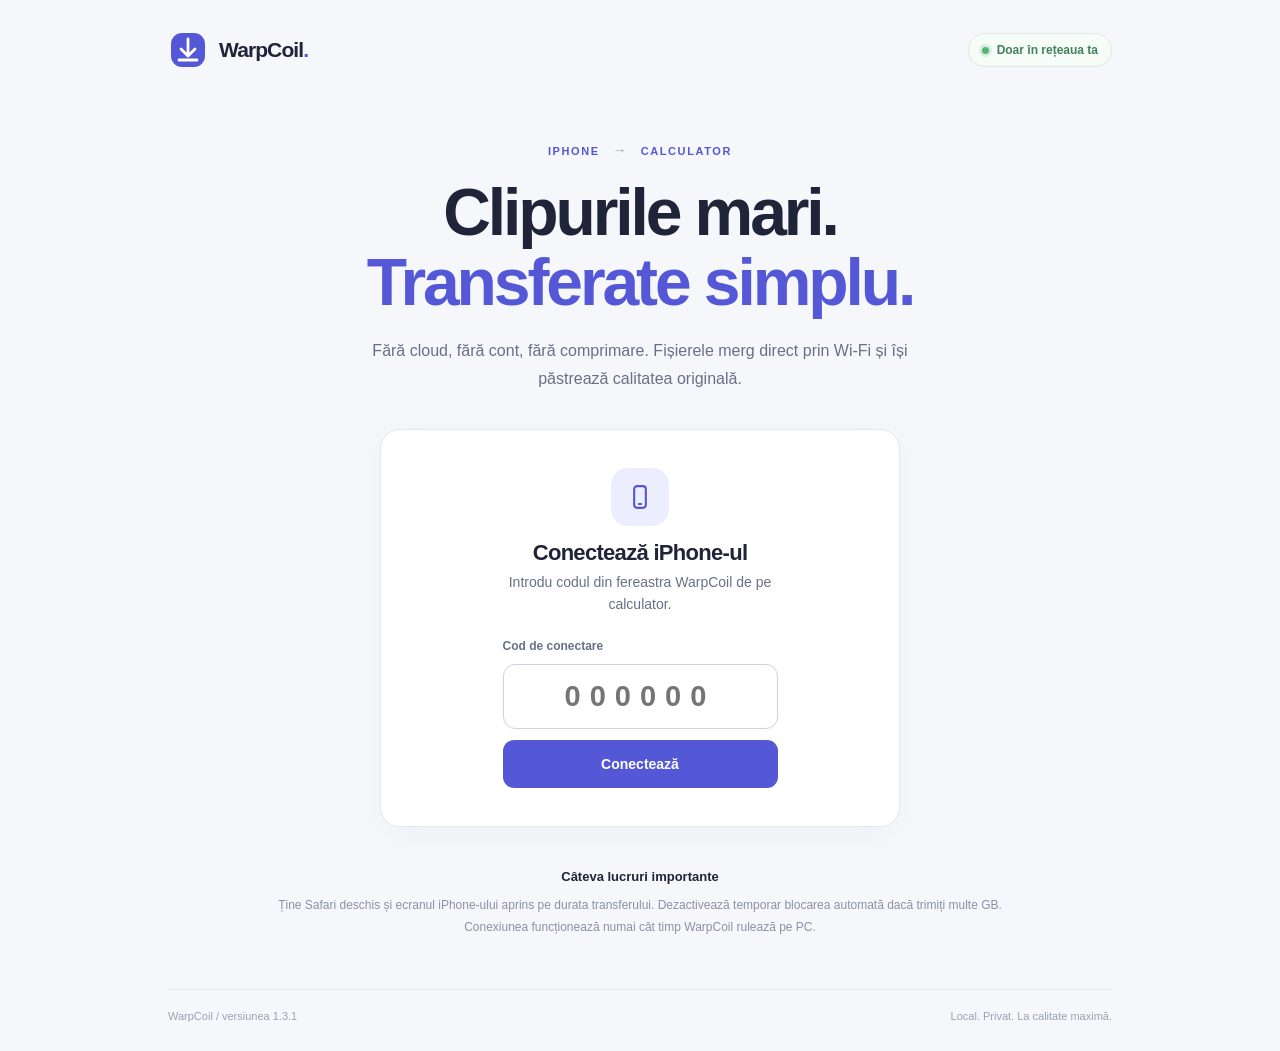
<file: index.html>
<!--
This Source Code Form is subject to the terms of the Mozilla Public
License, v. 2.0. If a copy of the MPL was not distributed with this
file, You can obtain one at https://mozilla.org/MPL/2.0/.
-->
<!doctype html>
<html lang="ro">
<head>
  <meta charset="utf-8">
  <meta name="viewport" content="width=device-width, initial-scale=1, viewport-fit=cover">
  <meta name="theme-color" content="#f5f6f9">
  <title>WarpCoil — transferuri fără cloud</title>
  <link rel="stylesheet" href="/style.css">
</head>
<body>
  <div class="shell">
    <header class="header">
      <a class="brand" href="/" aria-label="WarpCoil">
        <span class="brand-mark" aria-hidden="true">
          <svg viewBox="0 0 40 40" fill="none"><rect x="3" y="3" width="34" height="34" rx="11" fill="currentColor"/><path d="M20 9v17m0 0-7-7m7 7 7-7M11 30h18" stroke="#fff" stroke-width="2.8" stroke-linecap="round" stroke-linejoin="round"/></svg>
        </span>
        <span>WarpCoil<span class="brand-point">.</span></span>
      </a>
      <span class="header-pill"><span class="online-dot"></span> Doar în rețeaua ta</span>
    </header>

    <main>
      <section class="hero">
        <div class="eyebrow">IPHONE <span class="eyebrow-arrow">→</span> CALCULATOR</div>
        <h1>Clipurile mari.<br><span>Transferate simplu.</span></h1>
        <p>Fără cloud, fără cont, fără comprimare. Fișierele merg direct prin Wi-Fi și își păstrează calitatea originală.</p>
      </section>

      <section id="pair-panel" class="panel pair-panel" hidden>
        <div class="panel-icon"><svg viewBox="0 0 24 24" fill="none" stroke="currentColor" stroke-width="1.8"><rect x="7" y="2.7" width="10" height="18.6" rx="2.6"/><path d="M11 18h2" stroke-linecap="round"/></svg></div>
        <h2>Conectează iPhone-ul</h2>
        <p>Introdu codul din fereastra WarpCoil de pe calculator.</p>
        <form id="pair-form" class="pair-form">
          <label for="pin">Cod de conectare</label>
          <input id="pin" type="text" inputmode="numeric" pattern="[0-9]{6}" maxlength="6" placeholder="000000" autocomplete="one-time-code" required>
          <button type="submit" class="button button-primary" id="pair-button">Conectează</button>
        </form>
        <p id="pair-error" class="error" role="alert" hidden></p>
      </section>

      <section id="main-panel" hidden>
        <div id="pc-panel" class="connect-card" hidden>
          <div class="connect-copy">
            <div class="step-tag">01 / CONECTARE</div>
            <h2>Deschide pe iPhone</h2>
            <p>Conectează iPhone-ul și calculatorul la același Wi-Fi, apoi introdu adresa în Safari.</p>
            <div class="address-line"><code id="lan-url">Se încarcă...</code><button type="button" id="copy-url" aria-label="Copiază adresa" title="Copiază adresa">Copiază</button></div>
          </div>
          <div class="pin-card">
            <span>COD DE CONECTARE</span>
            <strong id="pc-pin">······</strong>
            <small>Îl introduci pe iPhone</small>
          </div>
        </div>

        <section class="upload-card">
          <div class="upload-head">
            <div><div class="step-tag"><span id="upload-step">02 / TRANSFER</span></div><h2>Trimite fișiere</h2><p>Alege filmările originale din Poze sau Fișiere.</p></div>
            <span class="no-limit">Fără limită artificială</span>
          </div>
          <div id="dropzone" class="dropzone" tabindex="0" role="button" aria-label="Alege fișiere pentru transfer">
            <div class="drop-illustration">
              <svg viewBox="0 0 84 72" fill="none" aria-hidden="true"><rect x="13" y="11" width="47" height="49" rx="8" stroke="currentColor" stroke-width="2"/><path d="M24 26h25M24 35h16" stroke="currentColor" stroke-width="2" stroke-linecap="round"/><rect x="48" y="33" width="24" height="24" rx="7" fill="#e4e9ff" stroke="#6065d8" stroke-width="2"/><path d="M60 38v13m-5-5 5 5 5-5" stroke="#6065d8" stroke-width="2" stroke-linecap="round" stroke-linejoin="round"/></svg>
            </div>
            <strong>Atinge aici pentru a alege fișiere</strong>
            <span>Video MOV, MP4, ProRes și orice alte fișiere</span>
            <span class="choose-cta">Alege fișiere <span aria-hidden="true">↗</span></span>
            <input id="file-input" type="file" multiple aria-label="Alege fișiere" hidden>
          </div>
          <div class="upload-foot"><span>↗ Transfer direct, pe bucăți</span><span>♢ Calitate originală</span><span>↻ Reluare după întrerupere</span></div>
        </section>

        <section id="queue-panel" class="queue-panel" hidden>
          <div class="queue-heading"><h2>Transferuri</h2><button type="button" class="text-button" id="pause-button" hidden>Pauză</button></div>
          <div id="queue" class="queue"></div>
          <p class="queue-note">Dacă închizi pagina înainte de finalizare, alege din nou aceleași fișiere pentru a continua de unde a rămas.</p>
        </section>

        <section id="diagnostics" class="diagnostics-card">
          <div class="diagnostics-top">
            <div>
              <div class="step-tag">03 / DIAGNOSTIC</div>
              <h2>Test de viteză local</h2>
              <p>Măsoară legătura iPhone–PC, fără internet și fără să citească videoclipul.</p>
            </div>
            <button type="button" class="button button-secondary" id="speed-test">Testează rețeaua</button>
          </div>
          <div id="speed-result" class="diag-result" role="status" aria-live="polite">Nu ai rulat încă testul.</div>
          <div class="diagnostics-bottom">
            <strong>Jurnal transfer</strong>
            <button type="button" class="text-button" id="copy-diagnostics">Copiază diagnosticul</button>
          </div>
          <pre id="diagnostic-log" class="diagnostic-log">Aici vor apărea timpii pentru citirea din telefon, trimiterea prin rețea și scrierea pe disc.</pre>
          <p class="diag-help">Dacă transferul este lent, trimite-ne rezultatul testului și jurnalul. Nu conține filmele sau codul de conectare.</p>
        </section>

        <div class="save-card"><span class="save-symbol" aria-hidden="true">✓</span><div><strong>Destinație pe calculator</strong><p id="save-folder">Se încarcă...</p><span id="free-space" class="muted"></span></div></div>
      </section>

      <div class="help"><strong>Câteva lucruri importante</strong><p>Ține Safari deschis și ecranul iPhone-ului aprins pe durata transferului. Dezactivează temporar blocarea automată dacă trimiți multe GB. Conexiunea funcționează numai cât timp WarpCoil rulează pe PC.</p></div>
    </main>

    <footer><span>WarpCoil / versiunea 1.3.1</span><span>Local. Privat. La calitate maximă.</span></footer>
  </div>
  <script>/*__BOOT__*/</script>
  <script src="/app.js" defer></script>
</body>
</html>
</file>
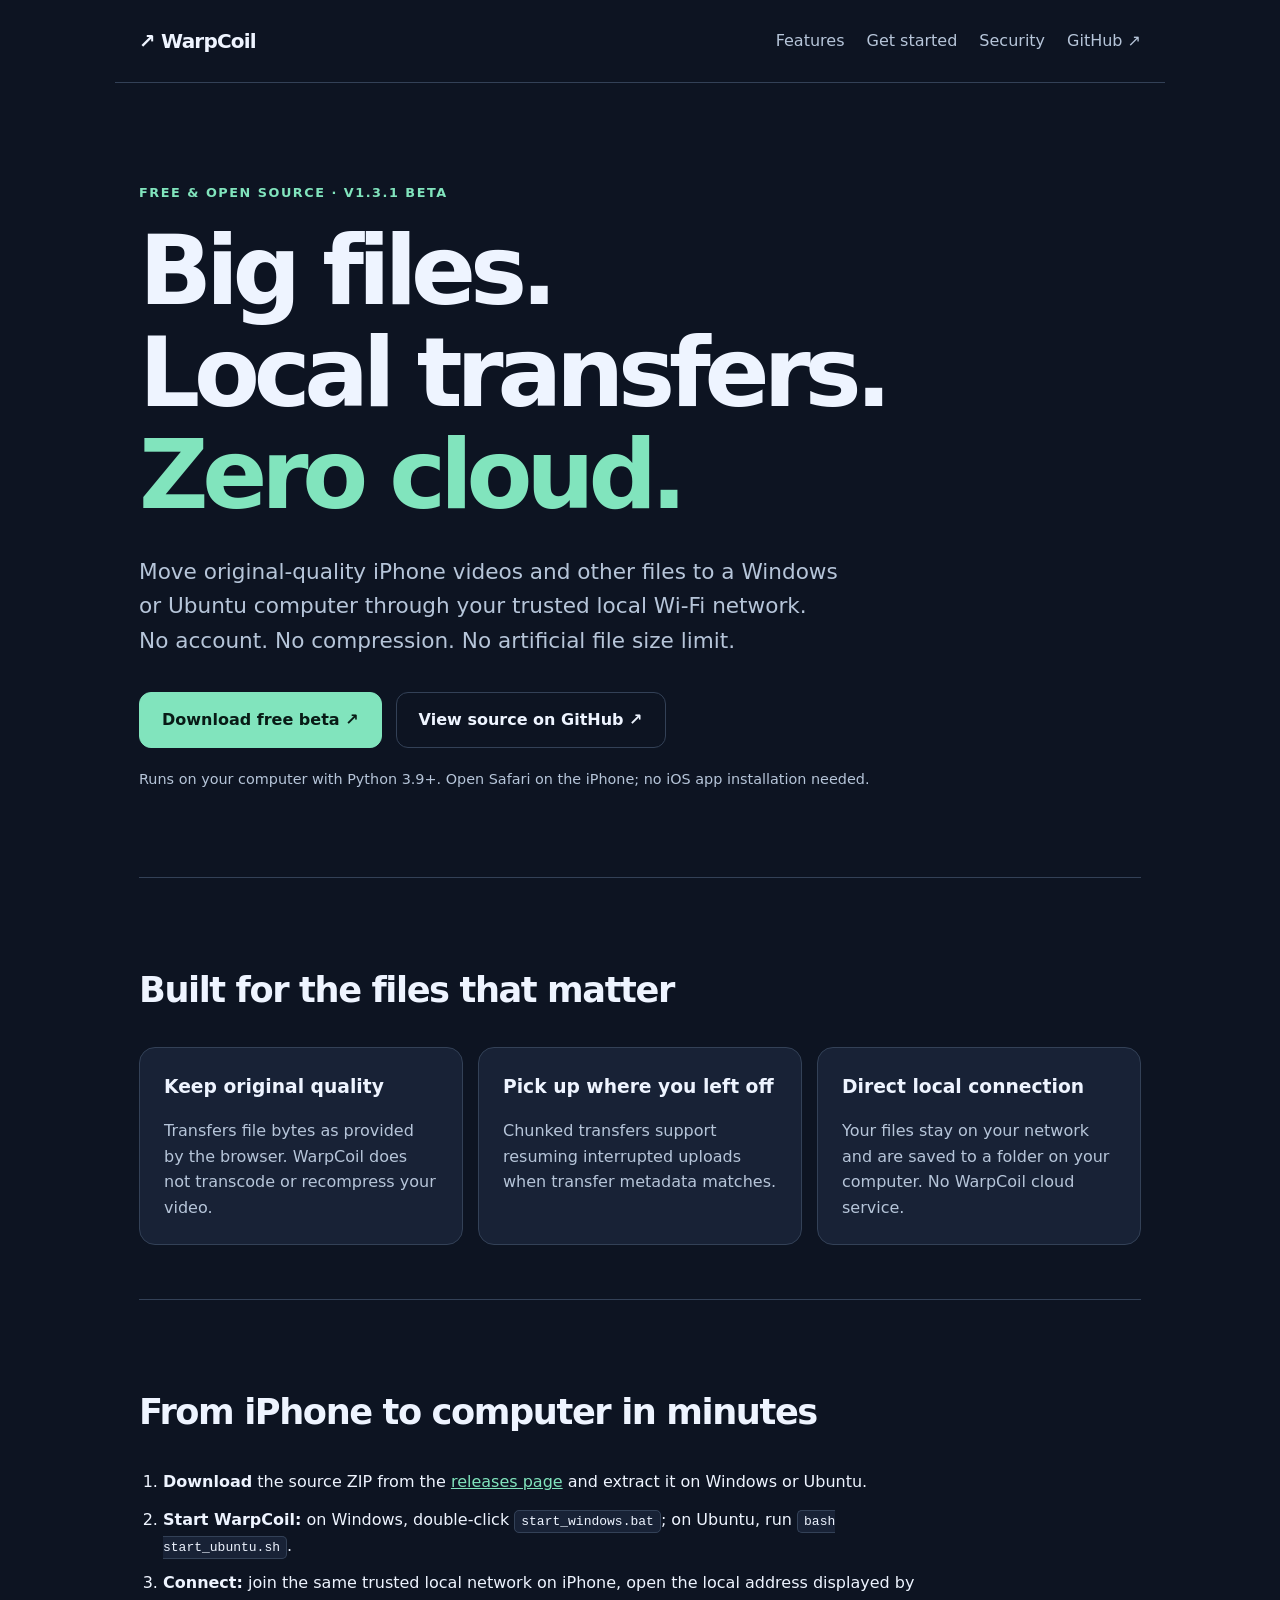
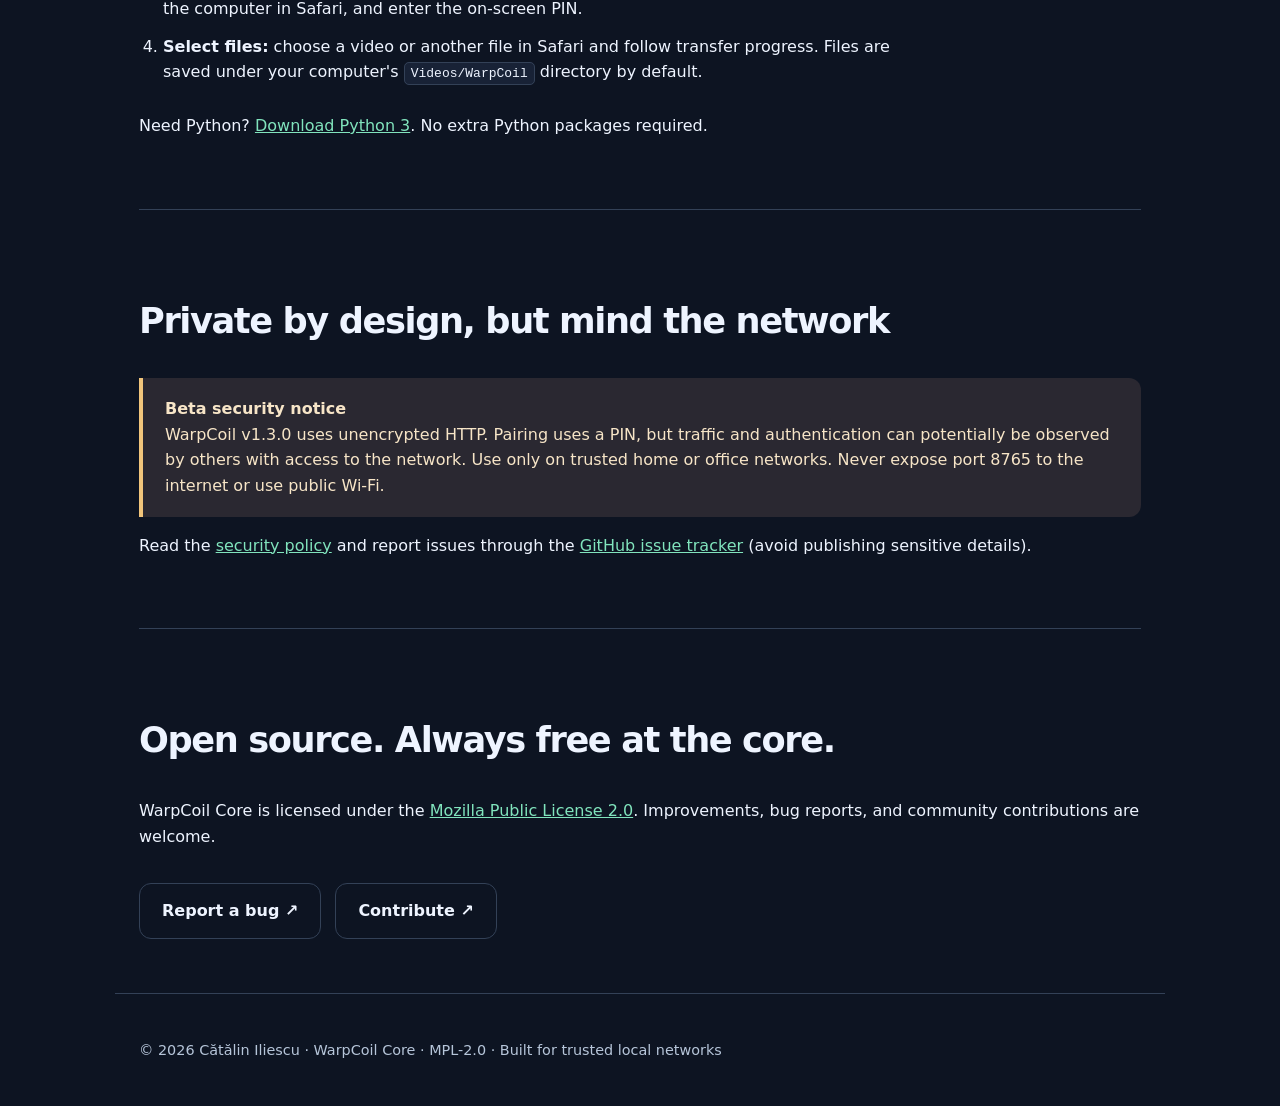
<file: docs/index.html>
<!doctype html>
<html lang="en">
<head>
<meta charset="utf-8">
<meta name="viewport" content="width=device-width, initial-scale=1">
<meta name="description" content="WarpCoil is a free, open-source way to transfer large original-quality files from iPhone to Windows or Ubuntu over your local network.">
<meta name="theme-color" content="#101826">
<title>WarpCoil — Big files. Local transfers. Zero cloud.</title>
<style>
:root{color-scheme:dark;--bg:#0d1422;--surface:#182236;--ink:#eef4ff;--muted:#b6c5d9;--accent:#81e4bd;--border:#334157}
*{box-sizing:border-box}html{scroll-behavior:smooth}body{margin:0;font-family:system-ui,-apple-system,Segoe UI,Roboto,Arial,sans-serif;color:var(--ink);background:var(--bg);line-height:1.6}a{color:var(--accent)}a:focus-visible{outline:3px solid var(--accent);outline-offset:4px}header,main,footer{max-width:1050px;margin:auto;padding-inline:24px}header{display:flex;justify-content:space-between;align-items:center;padding-block:25px;border-bottom:1px solid var(--border)}.brand{font-size:1.25rem;font-weight:800;letter-spacing:-.04em;text-decoration:none;color:var(--ink)}nav{display:flex;gap:22px}nav a{text-decoration:none;color:var(--muted)}nav a:hover{color:var(--ink)}.hero{padding:100px 0 72px}.eyebrow{color:var(--accent);font-weight:750;letter-spacing:.12em;font-size:.8rem;text-transform:uppercase}h1{font-size:clamp(3rem,8vw,6rem);line-height:1.06;letter-spacing:-.065em;margin:18px 0 28px}h1 span{color:var(--accent)}.lead{color:var(--muted);font-size:clamp(1.1rem,2.1vw,1.35rem);max-width:700px}.actions{display:flex;gap:14px;flex-wrap:wrap;margin-top:34px}.btn{display:inline-block;border:1px solid var(--border);border-radius:12px;padding:14px 22px;text-decoration:none;font-weight:750;color:var(--ink)}.btn.primary{color:#081b16;background:var(--accent);border-color:var(--accent)}.btn:hover{filter:brightness(1.08)}.note{font-size:.9rem;color:var(--muted);margin-top:20px}section{padding:54px 0;border-top:1px solid var(--border)}h2{font-size:clamp(1.6rem,3vw,2.2rem);letter-spacing:-.04em}h3{margin:0 0 12px}.cards{display:grid;grid-template-columns:repeat(3,1fr);gap:15px;margin-top:25px}.card{background:var(--surface);padding:24px;border:1px solid var(--border);border-radius:16px}.card p{margin-bottom:0;color:var(--muted)}ol{padding-left:24px;max-width:780px}li{padding-bottom:12px}code{background:var(--surface);border:1px solid var(--border);padding:3px 6px;border-radius:5px;overflow-wrap:anywhere}pre{background:var(--surface);padding:18px;overflow:auto;border-radius:12px;border:1px solid var(--border)}pre code{border:0;padding:0}.warning{border-left:4px solid #f1c57b;background:#2a2831;padding:18px 22px;border-radius:0 12px 12px 0;color:#f7e5c7}.warning strong{display:block}footer{padding-block:45px;color:var(--muted);font-size:.9rem;border-top:1px solid var(--border)}@media(max-width:700px){header{align-items:flex-start;gap:16px;flex-direction:column}nav{gap:16px;flex-wrap:wrap}.hero{padding:70px 0 45px}.cards{grid-template-columns:1fr}.card{padding:20px}}
</style>
</head>
<body>
<header><a class="brand" href="#top">↗ WarpCoil</a><nav aria-label="Main navigation"><a href="#features">Features</a><a href="#setup">Get started</a><a href="#security">Security</a><a href="https://github.com/cataliniliescualex/warpcoil">GitHub ↗</a></nav></header>
<main id="top">
<div class="hero"><div class="eyebrow">Free &amp; open source · v1.3.1 beta</div><h1>Big files.<br>Local transfers.<br><span>Zero cloud.</span></h1><p class="lead">Move original-quality iPhone videos and other files to a Windows or Ubuntu computer through your trusted local Wi-Fi network. No account. No compression. No artificial file size limit.</p><div class="actions"><a class="btn primary" href="https://github.com/cataliniliescualex/warpcoil/releases">Download free beta ↗</a><a class="btn" href="https://github.com/cataliniliescualex/warpcoil">View source on GitHub ↗</a></div><p class="note">Runs on your computer with Python 3.9+. Open Safari on the iPhone; no iOS app installation needed.</p></div>
<section id="features"><h2>Built for the files that matter</h2><div class="cards"><div class="card"><h3>Keep original quality</h3><p>Transfers file bytes as provided by the browser. WarpCoil does not transcode or recompress your video.</p></div><div class="card"><h3>Pick up where you left off</h3><p>Chunked transfers support resuming interrupted uploads when transfer metadata matches.</p></div><div class="card"><h3>Direct local connection</h3><p>Your files stay on your network and are saved to a folder on your computer. No WarpCoil cloud service.</p></div></div></section>
<section id="setup"><h2>From iPhone to computer in minutes</h2><ol><li><strong>Download</strong> the source ZIP from the <a href="https://github.com/cataliniliescualex/warpcoil/releases">releases page</a> and extract it on Windows or Ubuntu.</li><li><strong>Start WarpCoil:</strong> on Windows, double-click <code>start_windows.bat</code>; on Ubuntu, run <code>bash start_ubuntu.sh</code>.</li><li><strong>Connect:</strong> join the same trusted local network on iPhone, open the local address displayed by the computer in Safari, and enter the on-screen PIN.</li><li><strong>Select files:</strong> choose a video or another file in Safari and follow transfer progress. Files are saved under your computer's <code>Videos/WarpCoil</code> directory by default.</li></ol><p>Need Python? <a href="https://www.python.org/downloads/">Download Python 3</a>. No extra Python packages required.</p></section>
<section id="security"><h2>Private by design, but mind the network</h2><div class="warning"><strong>Beta security notice</strong>WarpCoil v1.3.0 uses unencrypted HTTP. Pairing uses a PIN, but traffic and authentication can potentially be observed by others with access to the network. Use only on trusted home or office networks. Never expose port 8765 to the internet or use public Wi-Fi.</div><p>Read the <a href="https://github.com/cataliniliescualex/warpcoil/blob/main/SECURITY.md">security policy</a> and report issues through the <a href="https://github.com/cataliniliescualex/warpcoil/issues">GitHub issue tracker</a> (avoid publishing sensitive details).</p></section>
<section><h2>Open source. Always free at the core.</h2><p>WarpCoil Core is licensed under the <a href="https://github.com/cataliniliescualex/warpcoil/blob/main/LICENSE">Mozilla Public License 2.0</a>. Improvements, bug reports, and community contributions are welcome.</p><div class="actions"><a class="btn" href="https://github.com/cataliniliescualex/warpcoil/issues">Report a bug ↗</a><a class="btn" href="https://github.com/cataliniliescualex/warpcoil/blob/main/CONTRIBUTING.md">Contribute ↗</a></div></section>
</main><footer>© 2026 Cătălin Iliescu · WarpCoil Core · MPL-2.0 · Built for trusted local networks</footer>
</body></html>
</file>
<file: style.css>
/*
This Source Code Form is subject to the terms of the Mozilla Public
License, v. 2.0. If a copy of the MPL was not distributed with this
file, You can obtain one at https://mozilla.org/MPL/2.0/.
*/

:root{--ink:#202438;--muted:#687087;--blue:#5458d6;--blueDark:#4247b8;--soft:#eef0ff;--border:#e5e7ee;--white:#fff;--bg:#f6f7fb}
*{box-sizing:border-box}
html{scroll-behavior:smooth}
body{margin:0;background:var(--bg);color:var(--ink);font-family:ui-sans-serif,-apple-system,BlinkMacSystemFont,"Segoe UI",Arial,sans-serif;-webkit-font-smoothing:antialiased}
button,input{font:inherit}
button{cursor:pointer}
.shell{max-width:1000px;padding:0 28px;margin:0 auto}
.header{display:flex;align-items:center;justify-content:space-between;padding:30px 0 22px}
.brand{display:flex;gap:11px;align-items:center;color:var(--ink);text-decoration:none;font-size:21px;font-weight:800;letter-spacing:-.9px}
.brand-mark{display:inline-flex;width:40px;height:40px;color:var(--blue)}.brand-mark svg{width:100%}
.brand-point{color:var(--blue)}
.header-pill{display:flex;align-items:center;gap:8px;border:1px solid #dfe9e1;color:#42805b;background:#f6fcf7;border-radius:99px;font-size:12px;font-weight:650;padding:9px 13px}
.online-dot{width:7px;height:7px;background:#53b477;border-radius:50%;box-shadow:0 0 0 3px #d8efdf}
.hero{text-align:center;padding:50px 0 36px}
.eyebrow,.step-tag{font-size:11px;letter-spacing:1.6px;font-weight:800;color:var(--blue)}
.eyebrow-arrow{margin:0 8px;color:#9a9fbb;font-size:14px}
h1{font-size:clamp(39px,6.7vw,66px);line-height:1.06;letter-spacing:-3.1px;margin:20px auto 19px;font-weight:780}
h1 span{color:var(--blue)}
.hero p{font-size:16px;line-height:1.75;max-width:550px;margin:0 auto;color:var(--muted)}
h2{font-size:22px;letter-spacing:-.7px;margin:9px 0 10px}
p{line-height:1.6}
.connect-card,.upload-card,.pair-panel,.save-card,.queue-panel{background:var(--white);border:1px solid var(--border);box-shadow:0 8px 34px #22284a08;border-radius:20px}
.connect-card{display:flex;justify-content:space-between;gap:28px;align-items:center;padding:30px 32px;margin-bottom:22px}
.connect-copy{min-width:0;flex:1}
.connect-copy p,.upload-head p{color:var(--muted);font-size:14px;margin:0 0 17px;max-width:410px}
.address-line{display:flex;gap:8px;align-items:center;max-width:460px}
.address-line code{font-family:ui-monospace,SFMono-Regular,Consolas,monospace;min-width:0;overflow-wrap:anywhere;font-size:16px;color:#464bbb;background:#f0f1ff;border-radius:9px;padding:12px 14px;flex:1}
.address-line button{background:transparent;color:var(--blue);font-size:12px;border:1px solid #dadcf5;padding:12px;border-radius:9px;font-weight:800}
.pin-card{background:#eef0ff;text-align:center;padding:25px 28px;border-radius:15px;min-width:213px;display:flex;flex-direction:column;align-items:center}
.pin-card span{font-size:10px;font-weight:800;letter-spacing:1.6px;color:#6f75b5}
.pin-card strong{font-size:38px;letter-spacing:5px;margin:13px 0 7px;color:#4e52b9;font-variant-numeric:tabular-nums}
.pin-card small{color:#8386ad;font-size:11px}
.upload-card{padding:29px 31px}
.upload-head{display:flex;align-items:flex-start;justify-content:space-between;gap:16px}
.upload-head p{margin-bottom:24px}
.no-limit{color:#408367;background:#f0faf4;font-size:11px;font-weight:750;padding:9px 11px;border-radius:99px;white-space:nowrap}
.dropzone{border:2px dashed #d8dbef;background:#fbfbff;border-radius:14px;min-height:276px;display:flex;flex-direction:column;align-items:center;justify-content:center;gap:9px;outline:none;transition:background .15s,border-color .15s;padding:24px;text-align:center}
.dropzone:hover,.dropzone:focus-visible,.dropzone.dragover{border-color:#777bdf;background:#f3f4ff}
.drop-illustration{width:83px;color:#6c72bd;margin-bottom:1px}.drop-illustration svg{width:100%}
.dropzone strong{font-size:16px;letter-spacing:-.2px}
.dropzone>span{color:var(--muted);font-size:12px}
.dropzone .choose-cta{display:inline-flex;gap:14px;align-items:center;margin-top:11px;border-radius:10px;padding:12px 20px;background:var(--blue);color:#fff;font-size:13px;font-weight:800;box-shadow:0 4px 12px #5458d629}
.upload-foot{display:flex;gap:22px;justify-content:center;flex-wrap:wrap;padding:20px 5px 0;color:#8c93a7;font-size:11px}
.save-card{display:flex;gap:14px;padding:19px 22px;margin-top:22px;align-items:flex-start}
.save-symbol{width:32px;height:32px;border-radius:9px;background:#e8f7ed;color:#2e9a58;display:grid;place-items:center;font-weight:900;flex:none}
.save-card strong{font-size:13px}.save-card p{font-size:13px;color:#515972;margin:4px 0;overflow-wrap:anywhere}.muted{color:#9298a8;font-size:11px}
.pair-panel{text-align:center;max-width:520px;margin:0 auto 22px;padding:38px 40px}
.panel-icon{width:58px;height:58px;display:grid;place-items:center;background:#ecedff;border-radius:17px;color:var(--blue);margin:0 auto 14px}
.panel-icon svg{width:28px}
.pair-panel h2{margin:14px 0 4px}.pair-panel>p{font-size:14px;color:var(--muted);margin:5px auto 23px;max-width:310px}
.pair-form{display:flex;flex-direction:column;align-items:stretch;gap:11px;max-width:275px;margin:0 auto}
.pair-form label{text-align:left;font-size:12px;font-weight:750;color:var(--muted)}
.pair-form input{width:100%;letter-spacing:9px;text-align:center;font-size:29px;font-weight:760;padding:15px 6px;border-radius:12px;border:1px solid #cfd2e5;outline:none;color:var(--ink);font-variant-numeric:tabular-nums}
.pair-form input:focus{border-color:var(--blue);box-shadow:0 0 0 3px #5b5fd61c}
.button{border:0;border-radius:11px;padding:16px 20px;font-size:14px;font-weight:800}.button-primary{color:#fff;background:var(--blue)}.button-primary:hover{background:var(--blueDark)}.button:disabled{opacity:.55;cursor:default}
.error{color:#b93547!important;font-size:12px!important}
.queue-panel{padding:25px 28px;margin-top:22px}
.queue-heading{display:flex;align-items:center;justify-content:space-between}.queue-heading h2{margin:0 0 18px}
.text-button{color:var(--blue);background:#f0f1ff;border:0;border-radius:9px;padding:9px 15px;font-size:12px;font-weight:800}
.queue{display:flex;flex-direction:column;gap:12px}
.file-row{border:1px solid #e7e8f0;border-radius:12px;padding:14px 16px}
.file-top{display:flex;align-items:center;gap:10px}.file-icon{width:34px;height:34px;background:#eceeff;border-radius:9px;color:var(--blue);display:grid;place-items:center;font-weight:800;font-size:12px;flex:none}
.file-identity{flex:1;min-width:0}.file-identity strong{display:block;font-size:13px;overflow:hidden;text-overflow:ellipsis;white-space:nowrap}.file-identity small{color:#8a90a2;font-size:11px}
.file-status{color:#6b718c;font-size:11px;font-weight:700;white-space:nowrap}
.progress-track{height:6px;border-radius:99px;background:#edeef5;overflow:hidden;margin-top:13px}.progress-fill{height:100%;width:0%;border-radius:99px;background:var(--blue);transition:width .15s}
.file-row.completed .progress-fill{background:#4db880}.file-row.completed .file-status{color:#359966}.file-row.failed .file-status{color:#c63b50}
.queue-note{font-size:11px;color:#9499a9;margin:17px 0 0}
.help{max-width:760px;text-align:center;margin:40px auto 50px}.help strong{font-size:13px}.help p{color:#8a91a3;font-size:12px;line-height:1.9;margin:9px auto}
footer{display:flex;justify-content:space-between;gap:12px;border-top:1px solid #e6e8ee;padding:20px 0 29px;font-size:11px;color:#9aa1af}
[hidden]{display:none!important}
@media(max-width:700px){.shell{padding:0 17px}.header{padding:18px 0}.brand{font-size:20px}.header-pill{font-size:10px;padding:7px 9px}.hero{padding:40px 0 30px}h1{letter-spacing:-2px}.hero p{font-size:14px}.connect-card{flex-direction:column;align-items:stretch;padding:24px}.pin-card{min-width:0}.upload-card{padding:20px}.upload-head{flex-direction:column;gap:0}.no-limit{margin-bottom:15px}.dropzone{min-height:270px}.dropzone strong{font-size:14px}.upload-foot{gap:12px}.pair-panel{padding:30px 20px}.queue-panel{padding:20px 16px}.file-status{font-size:10px}.save-card{padding:15px}.help{margin:32px auto}footer{font-size:10px}}

/* WarpCoil 1.3 diagnostics */
.diagnostics-card{background:var(--white);border:1px solid var(--border);box-shadow:0 8px 34px #22284a08;border-radius:20px;padding:25px 28px;margin-top:22px}
.diagnostics-top{display:flex;align-items:center;justify-content:space-between;gap:16px}
.diagnostics-top h2{margin:7px 0}.diagnostics-top p{font-size:13px;color:var(--muted);margin:0}
.button-secondary{background:#eef0ff;color:var(--blue);white-space:nowrap;font-size:12px;padding:12px 15px}
.diag-result{background:#f6f7ff;border:1px solid #e4e6fa;border-radius:10px;padding:13px;margin:18px 0 22px;font-size:13px;font-weight:700;line-height:1.6;overflow-wrap:anywhere}
.diagnostics-bottom{display:flex;justify-content:space-between;align-items:center;gap:12px;margin-bottom:10px}
.diagnostics-bottom strong{font-size:13px}.diagnostic-log{white-space:pre-wrap;overflow-wrap:anywhere;background:#202438;color:#e4e9fc;border-radius:10px;font:11px/1.65 ui-monospace,SFMono-Regular,Consolas,monospace;padding:13px;max-height:240px;overflow-y:auto;margin:0}
.diag-help{font-size:11px;color:var(--muted);margin:12px 0 0}
@media(max-width:700px){.diagnostics-card{padding:20px 16px}.diagnostics-top{flex-direction:column;align-items:stretch}.button-secondary{width:100%}.diagnostics-bottom .text-button{font-size:11px;padding:8px}}
</file>
